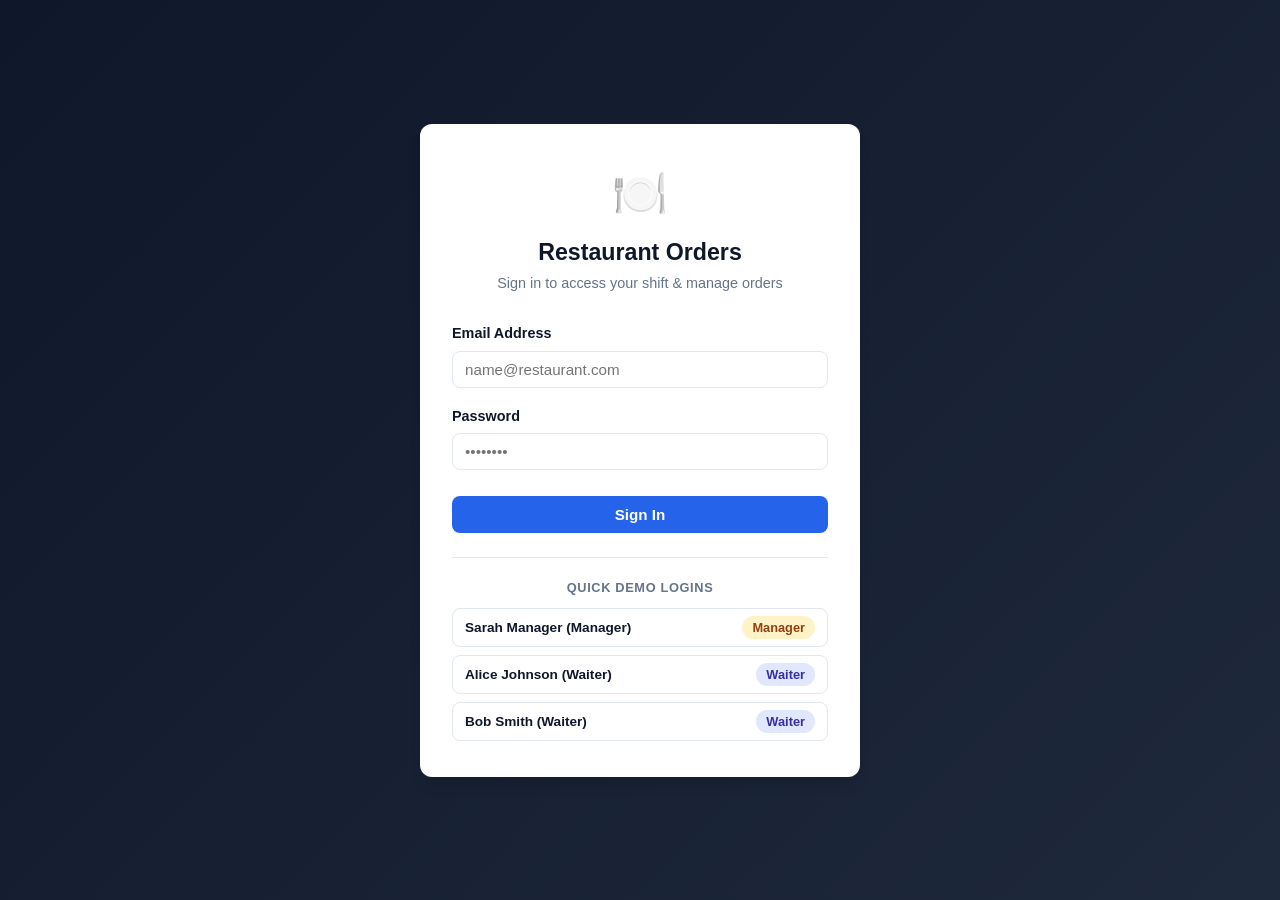
<file: frontend/index.html>
<!DOCTYPE html>
<html lang="en">
<head>
    <meta charset="UTF-8">
    <meta name="viewport" content="width=device-width, initial-scale=1.0">
    <title>Restaurant Order Management System</title>
    <link rel="stylesheet" href="css/style.css">
</head>
<body style="display: flex; align-items: center; justify-content: center; height: 100vh;">
    <div style="text-align: center;">
        <div class="loading-spinner" style="width: 40px; height: 40px; margin-bottom: 16px;"></div>
        <p style="color: var(--text-muted); font-weight: 500;">Loading Restaurant Orders...</p>
    </div>

    <script src="js/api.js"></script>
    <script src="js/utils.js"></script>
    <script src="js/auth.js"></script>
    <script>
        document.addEventListener("DOMContentLoaded", () => {
            const token = window.api.getToken();
            const user = window.api.getCurrentUser();
            if (!token || !user) {
                window.location.href = "login.html";
            } else if (user.role === "manager") {
                window.location.href = "dashboard.html";
            } else {
                window.location.href = "orders.html";
            }
        });
    </script>
</body>
</html>
</file>
<file: frontend/css/style.css>
/**
 * Restaurant Orders - Core Design System & Styling
 */

:root {
    --primary: #2563eb;
    --primary-hover: #1d4ed8;
    --primary-light: #eff6ff;
    --accent: #f59e0b;
    --success: #10b981;
    --danger: #ef4444;
    --danger-hover: #dc2626;
    --warning: #f59e0b;
    --info: #06b6d4;

    --bg-main: #f8fafc;
    --bg-card: #ffffff;
    --bg-sidebar: #0f172a;
    --bg-header: #ffffff;

    --text-main: #0f172a;
    --text-muted: #64748b;
    --text-light: #94a3b8;
    --text-white: #ffffff;

    --border-color: #e2e8f0;
    --border-light: #f1f5f9;
    --shadow-sm: 0 1px 2px 0 rgba(0, 0, 0, 0.05);
    --shadow-md: 0 4px 6px -1px rgba(0, 0, 0, 0.1), 0 2px 4px -1px rgba(0, 0, 0, 0.06);
    --shadow-lg: 0 10px 15px -3px rgba(0, 0, 0, 0.1), 0 4px 6px -2px rgba(0, 0, 0, 0.05);

    --radius-sm: 6px;
    --radius-md: 8px;
    --radius-lg: 12px;
    --radius-full: 9999px;

    --font-sans: -apple-system, BlinkMacSystemFont, "Segoe UI", Roboto, "Helvetica Neue", Arial, sans-serif;
}

* {
    box-sizing: border-box;
    margin: 0;
    padding: 0;
}

body {
    font-family: var(--font-sans);
    background-color: var(--bg-main);
    color: var(--text-main);
    line-height: 1.5;
    font-size: 15px;
    min-height: 100vh;
}

body.modal-open {
    overflow: hidden;
}

/* ==========================================================================
   NAVIGATION BAR
   ========================================================================== */
.navbar {
    background-color: var(--bg-header);
    border-bottom: 1px solid var(--border-color);
    position: sticky;
    top: 0;
    z-index: 100;
    box-shadow: var(--shadow-sm);
}

.nav-container {
    max-width: 1280px;
    margin: 0 auto;
    padding: 0 20px;
    display: flex;
    align-items: center;
    justify-content: space-between;
    height: 64px;
}

.nav-brand {
    display: flex;
    align-items: center;
    gap: 10px;
    font-size: 1.15rem;
    font-weight: 700;
    color: var(--text-main);
    text-decoration: none;
}

.brand-icon {
    font-size: 1.4rem;
}

.nav-links {
    display: flex;
    align-items: center;
    gap: 8px;
    list-style: none;
}

.nav-link {
    display: flex;
    align-items: center;
    gap: 6px;
    padding: 8px 14px;
    border-radius: var(--radius-md);
    color: var(--text-muted);
    text-decoration: none;
    font-weight: 500;
    font-size: 0.95rem;
    transition: all 0.15s ease;
    position: relative;
}

.nav-link:hover {
    color: var(--primary);
    background-color: var(--primary-light);
}

.nav-link.active {
    color: var(--primary);
    background-color: var(--primary-light);
    font-weight: 600;
}

.nav-badge {
    background-color: var(--danger);
    color: var(--text-white);
    font-size: 0.75rem;
    font-weight: 700;
    padding: 2px 7px;
    border-radius: var(--radius-full);
    margin-left: 4px;
    display: none;
}

.nav-user-section {
    display: flex;
    align-items: center;
    gap: 16px;
}

.nav-user-info {
    display: flex;
    align-items: center;
    gap: 10px;
}

.user-avatar {
    width: 36px;
    height: 36px;
    border-radius: var(--radius-full);
    background-color: var(--primary);
    color: var(--text-white);
    display: flex;
    align-items: center;
    justify-content: center;
    font-weight: 700;
    font-size: 0.95rem;
}

.user-details {
    display: flex;
    flex-direction: column;
}

.user-name {
    font-size: 0.9rem;
    font-weight: 600;
    color: var(--text-main);
}

.badge-role-manager {
    background-color: #fef3c7;
    color: #92400e;
    font-size: 0.7rem;
    padding: 1px 6px;
    border-radius: 4px;
    font-weight: 600;
    width: fit-content;
}

.badge-role-waiter {
    background-color: #e0e7ff;
    color: #3730a3;
    font-size: 0.7rem;
    padding: 1px 6px;
    border-radius: 4px;
    font-weight: 600;
    width: fit-content;
}

/* ==========================================================================
   LAYOUT & CONTAINER
   ========================================================================== */
.main-content {
    max-width: 1280px;
    margin: 28px auto;
    padding: 0 20px 60px 20px;
}

.page-header {
    display: flex;
    align-items: center;
    justify-content: space-between;
    margin-bottom: 24px;
    flex-wrap: wrap;
    gap: 16px;
}

.page-title {
    font-size: 1.75rem;
    font-weight: 700;
    color: var(--text-main);
}

.page-subtitle {
    font-size: 0.95rem;
    color: var(--text-muted);
    margin-top: 4px;
}

.page-actions {
    display: flex;
    align-items: center;
    gap: 12px;
}

/* ==========================================================================
   BUTTONS
   ========================================================================== */
.btn {
    display: inline-flex;
    align-items: center;
    justify-content: center;
    gap: 8px;
    padding: 9px 16px;
    border-radius: var(--radius-md);
    font-size: 0.95rem;
    font-weight: 600;
    cursor: pointer;
    border: 1px solid transparent;
    transition: all 0.15s ease;
    text-decoration: none;
}

.btn-primary {
    background-color: var(--primary);
    color: var(--text-white);
}

.btn-primary:hover {
    background-color: var(--primary-hover);
}

.btn-secondary {
    background-color: #ffffff;
    color: var(--text-main);
    border-color: var(--border-color);
}

.btn-secondary:hover {
    background-color: #f8fafc;
    border-color: #cbd5e1;
}

.btn-danger {
    background-color: var(--danger);
    color: var(--text-white);
}

.btn-danger:hover {
    background-color: var(--danger-hover);
}

.btn-outline-danger {
    background-color: transparent;
    color: var(--danger);
    border-color: var(--danger);
}

.btn-outline-danger:hover {
    background-color: #fef2f2;
}

.btn-outline-primary {
    background-color: transparent;
    color: var(--primary);
    border-color: var(--primary);
}

.btn-outline-primary:hover {
    background-color: var(--primary-light);
}

.btn-sm {
    padding: 5px 10px;
    font-size: 0.85rem;
    border-radius: var(--radius-sm);
}

.btn:disabled {
    opacity: 0.5;
    cursor: not-allowed;
}

/* ==========================================================================
   CARDS & PANELS
   ========================================================================== */
.card {
    background-color: var(--bg-card);
    border: 1px solid var(--border-color);
    border-radius: var(--radius-lg);
    box-shadow: var(--shadow-sm);
    padding: 24px;
    margin-bottom: 24px;
}

.card-header {
    display: flex;
    align-items: center;
    justify-content: space-between;
    margin-bottom: 18px;
}

.card-title {
    font-size: 1.15rem;
    font-weight: 700;
    color: var(--text-main);
}

/* ==========================================================================
   FORMS & INPUTS
   ========================================================================== */
.form-group {
    margin-bottom: 18px;
}

.form-label {
    display: block;
    font-weight: 600;
    font-size: 0.9rem;
    margin-bottom: 6px;
    color: var(--text-main);
}

.form-control {
    width: 100%;
    padding: 9px 12px;
    border: 1px solid var(--border-color);
    border-radius: var(--radius-md);
    font-size: 0.95rem;
    color: var(--text-main);
    background-color: #ffffff;
    transition: border-color 0.15s ease;
}

.form-control:focus {
    outline: none;
    border-color: var(--primary);
    box-shadow: 0 0 0 3px rgba(37, 99, 235, 0.15);
}

.form-row {
    display: flex;
    gap: 16px;
    flex-wrap: wrap;
}

.form-row .form-group {
    flex: 1;
    min-width: 200px;
}

/* ==========================================================================
   TABLES
   ========================================================================== */
.table-responsive {
    width: 100%;
    overflow-x: auto;
}

.table {
    width: 100%;
    border-collapse: collapse;
    text-align: left;
}

.table th {
    background-color: #f8fafc;
    color: var(--text-muted);
    font-weight: 600;
    font-size: 0.85rem;
    text-transform: uppercase;
    letter-spacing: 0.05em;
    padding: 12px 16px;
    border-bottom: 1px solid var(--border-color);
}

.table td {
    padding: 14px 16px;
    border-bottom: 1px solid var(--border-light);
    vertical-align: middle;
    font-size: 0.95rem;
}

.table tbody tr:hover {
    background-color: #f8fafc;
}

/* ==========================================================================
   STATUS BADGES
   ========================================================================== */
.badge {
    display: inline-flex;
    align-items: center;
    gap: 5px;
    padding: 4px 10px;
    border-radius: var(--radius-full);
    font-size: 0.8rem;
    font-weight: 600;
    text-transform: capitalize;
}

.badge-placed { background-color: #fef3c7; color: #92400e; }
.badge-accepted { background-color: #e0f2fe; color: #0369a1; }
.badge-preparing { background-color: #ede9fe; color: #6d28d9; }
.badge-ready { background-color: #d1fae5; color: #047857; }
.badge-served { background-color: #ecfdf5; color: #065f46; border: 1px solid #a7f3d0; }
.badge-cancelled { background-color: #fee2e2; color: #991b1b; }
.badge-voided { background-color: #fef2f2; color: #b91c1c; border: 1px solid #fecaca; }
.badge-available { background-color: #dcfce7; color: #15803d; }
.badge-unavailable { background-color: #f3f4f6; color: #4b5563; }
.badge-archived { background-color: #f1f5f9; color: #64748b; font-style: italic; }

/* ==========================================================================
   MODALS
   ========================================================================== */
.modal-overlay {
    position: fixed;
    top: 0;
    left: 0;
    right: 0;
    bottom: 0;
    background-color: rgba(15, 23, 42, 0.6);
    display: none;
    align-items: center;
    justify-content: center;
    z-index: 1000;
    padding: 20px;
    backdrop-filter: blur(2px);
}

.modal-overlay.active {
    display: flex;
}

.modal {
    background-color: var(--bg-card);
    border-radius: var(--radius-lg);
    box-shadow: var(--shadow-lg);
    max-width: 650px;
    width: 100%;
    max-height: 90vh;
    display: flex;
    flex-direction: column;
    overflow: hidden;
    animation: modalIn 0.2s ease-out;
}

@keyframes modalIn {
    from { opacity: 0; transform: translateY(12px) scale(0.98); }
    to { opacity: 1; transform: translateY(0) scale(1); }
}

.modal-header {
    padding: 18px 24px;
    border-bottom: 1px solid var(--border-color);
    display: flex;
    align-items: center;
    justify-content: space-between;
}

.modal-title {
    font-size: 1.25rem;
    font-weight: 700;
}

.modal-close {
    background: none;
    border: none;
    font-size: 1.5rem;
    color: var(--text-muted);
    cursor: pointer;
    line-height: 1;
}

.modal-body {
    padding: 24px;
    overflow-y: auto;
}

.modal-footer {
    padding: 16px 24px;
    border-top: 1px solid var(--border-color);
    display: flex;
    align-items: center;
    justify-content: flex-end;
    gap: 12px;
    background-color: #f8fafc;
}

/* ==========================================================================
   TOAST NOTIFICATIONS
   ========================================================================== */
.toast-container {
    position: fixed;
    bottom: 24px;
    right: 24px;
    z-index: 2000;
    display: flex;
    flex-direction: column;
    gap: 10px;
}

.toast {
    background-color: #1e293b;
    color: #ffffff;
    padding: 12px 18px;
    border-radius: var(--radius-md);
    box-shadow: var(--shadow-lg);
    display: flex;
    align-items: center;
    justify-content: space-between;
    gap: 16px;
    min-width: 280px;
    max-width: 420px;
    font-size: 0.95rem;
    border-left: 4px solid var(--primary);
    animation: toastSlideIn 0.25s ease-out;
}

.toast-success { border-left-color: var(--success); }
.toast-error { border-left-color: var(--danger); }
.toast-warning { border-left-color: var(--warning); }
.toast-info { border-left-color: var(--info); }

.toast-close {
    background: none;
    border: none;
    color: #94a3b8;
    font-size: 1.2rem;
    cursor: pointer;
    line-height: 1;
}

@keyframes toastSlideIn {
    from { opacity: 0; transform: translateX(30px); }
    to { opacity: 1; transform: translateX(0); }
}

.toast-fadeout {
    opacity: 0;
    transform: translateX(30px);
    transition: all 0.3s ease;
}

/* ==========================================================================
   EMPTY STATES & LOADERS
   ========================================================================== */
.empty-state {
    padding: 48px 24px;
    text-align: center;
    color: var(--text-muted);
}

.empty-state-icon {
    font-size: 2.5rem;
    margin-bottom: 12px;
}

.empty-state-text {
    font-size: 1.05rem;
    font-weight: 500;
}

.loading-spinner {
    display: inline-block;
    width: 28px;
    height: 28px;
    border: 3px solid rgba(37, 99, 235, 0.2);
    border-radius: 50%;
    border-top-color: var(--primary);
    animation: spin 0.8s linear infinite;
}

@keyframes spin {
    to { transform: rotate(360deg); }
}
</file>
<file: frontend/css/alerts.css>
/**
 * Restaurant Orders - Slow Order Alerts Styling
 */

.alerts-grid {
    display: flex;
    flex-direction: column;
    gap: 16px;
}

.alert-card {
    background-color: var(--bg-card);
    border: 1px solid #fecaca;
    border-left: 5px solid var(--danger);
    border-radius: var(--radius-lg);
    padding: 20px 24px;
    box-shadow: var(--shadow-sm);
    display: flex;
    justify-content: space-between;
    align-items: center;
    flex-wrap: wrap;
    gap: 16px;
    transition: all 0.15s ease;
}

.alert-card:hover {
    box-shadow: var(--shadow-md);
    border-color: var(--danger);
}

.alert-card.reappeared {
    background-color: #fff1f2;
    border-color: #fda4af;
    border-left: 5px solid #be123c;
}

.alert-duration-badge {
    background-color: #fee2e2;
    color: #991b1b;
    font-size: 0.95rem;
    font-weight: 700;
    padding: 4px 12px;
    border-radius: var(--radius-full);
    display: inline-flex;
    align-items: center;
    gap: 6px;
}

.alert-meta {
    display: flex;
    align-items: center;
    gap: 20px;
    margin-top: 8px;
    font-size: 0.9rem;
    color: var(--text-muted);
    flex-wrap: wrap;
}
</file>
<file: frontend/css/menu.css>
/**
 * Restaurant Orders - Menu Management Styling
 */

.menu-grid {
    display: grid;
    grid-template-columns: repeat(auto-fill, minmax(280px, 1fr));
    gap: 20px;
}

.menu-card {
    background-color: var(--bg-card);
    border: 1px solid var(--border-color);
    border-radius: var(--radius-lg);
    padding: 20px;
    box-shadow: var(--shadow-sm);
    display: flex;
    flex-direction: column;
    justify-content: space-between;
    transition: transform 0.15s ease, box-shadow 0.15s ease;
    position: relative;
}

.menu-card:hover {
    box-shadow: var(--shadow-md);
    transform: translateY(-2px);
}

.menu-card.card-unavailable {
    background-color: #f8fafc;
    border-color: #e2e8f0;
}

.menu-card.card-archived {
    background-color: #f1f5f9;
    border-style: dashed;
    opacity: 0.85;
}

.menu-card-header {
    display: flex;
    justify-content: space-between;
    align-items: flex-start;
    margin-bottom: 12px;
}

.menu-dish-name {
    font-size: 1.15rem;
    font-weight: 700;
    color: var(--text-main);
    line-height: 1.3;
}

.menu-dish-price {
    font-size: 1.25rem;
    font-weight: 800;
    color: var(--primary);
}

.menu-card-footer {
    display: flex;
    align-items: center;
    justify-content: space-between;
    margin-top: 16px;
    padding-top: 14px;
    border-top: 1px solid var(--border-light);
}

.bulk-bar {
    position: fixed;
    bottom: 24px;
    left: 50%;
    transform: translateX(-50%);
    background-color: #0f172a;
    color: #ffffff;
    padding: 14px 24px;
    border-radius: var(--radius-full);
    box-shadow: var(--shadow-lg);
    display: flex;
    align-items: center;
    gap: 20px;
    z-index: 500;
    animation: toastSlideIn 0.25s ease-out;
}

.bulk-results-list {
    display: flex;
    flex-direction: column;
    gap: 8px;
    max-height: 320px;
    overflow-y: auto;
}

.bulk-result-item {
    display: flex;
    justify-content: space-between;
    align-items: center;
    padding: 10px 14px;
    border-radius: var(--radius-md);
    font-size: 0.9rem;
}

.bulk-result-success {
    background-color: #ecfdf5;
    border: 1px solid #a7f3d0;
    color: #065f46;
}

.bulk-result-failed {
    background-color: #fef2f2;
    border: 1px solid #fecaca;
    color: #991b1b;
}
</file>
<file: frontend/css/orders.css>
/**
 * Restaurant Orders - Orders Queue & Details Styling
 */

.filter-grid {
    display: grid;
    grid-template-columns: repeat(auto-fit, minmax(180px, 1fr));
    gap: 16px;
    align-items: flex-end;
}

.pagination-bar {
    display: flex;
    align-items: center;
    justify-content: space-between;
    padding: 14px 20px;
    border-top: 1px solid var(--border-color);
    background-color: #f8fafc;
    flex-wrap: wrap;
    gap: 12px;
}

.pagination-info {
    font-size: 0.9rem;
    color: var(--text-muted);
}

.pagination-controls {
    display: flex;
    align-items: center;
    gap: 10px;
}

.page-indicator {
    font-size: 0.9rem;
    font-weight: 600;
    color: var(--text-main);
}

.order-items-container {
    display: flex;
    flex-direction: column;
    gap: 10px;
    max-height: 280px;
    overflow-y: auto;
    padding-right: 4px;
}

.dish-row {
    display: flex;
    align-items: center;
    gap: 10px;
    background-color: #f8fafc;
    padding: 10px 12px;
    border-radius: var(--radius-md);
    border: 1px solid var(--border-color);
}

.dish-select {
    flex: 2;
}

.dish-qty {
    width: 75px;
}

.dish-notes {
    flex: 2;
}

.dish-remove-btn {
    background: none;
    border: none;
    color: var(--danger);
    font-size: 1.2rem;
    cursor: pointer;
    padding: 0 4px;
}

.order-total-preview {
    margin-top: 20px;
    padding: 12px 16px;
    background-color: var(--primary-light);
    border-radius: var(--radius-md);
    display: flex;
    justify-content: space-between;
    align-items: center;
    font-size: 1.05rem;
    color: var(--primary);
}

.table-cell-bold {
    font-weight: 700;
    font-size: 1.05rem;
}
</file>
